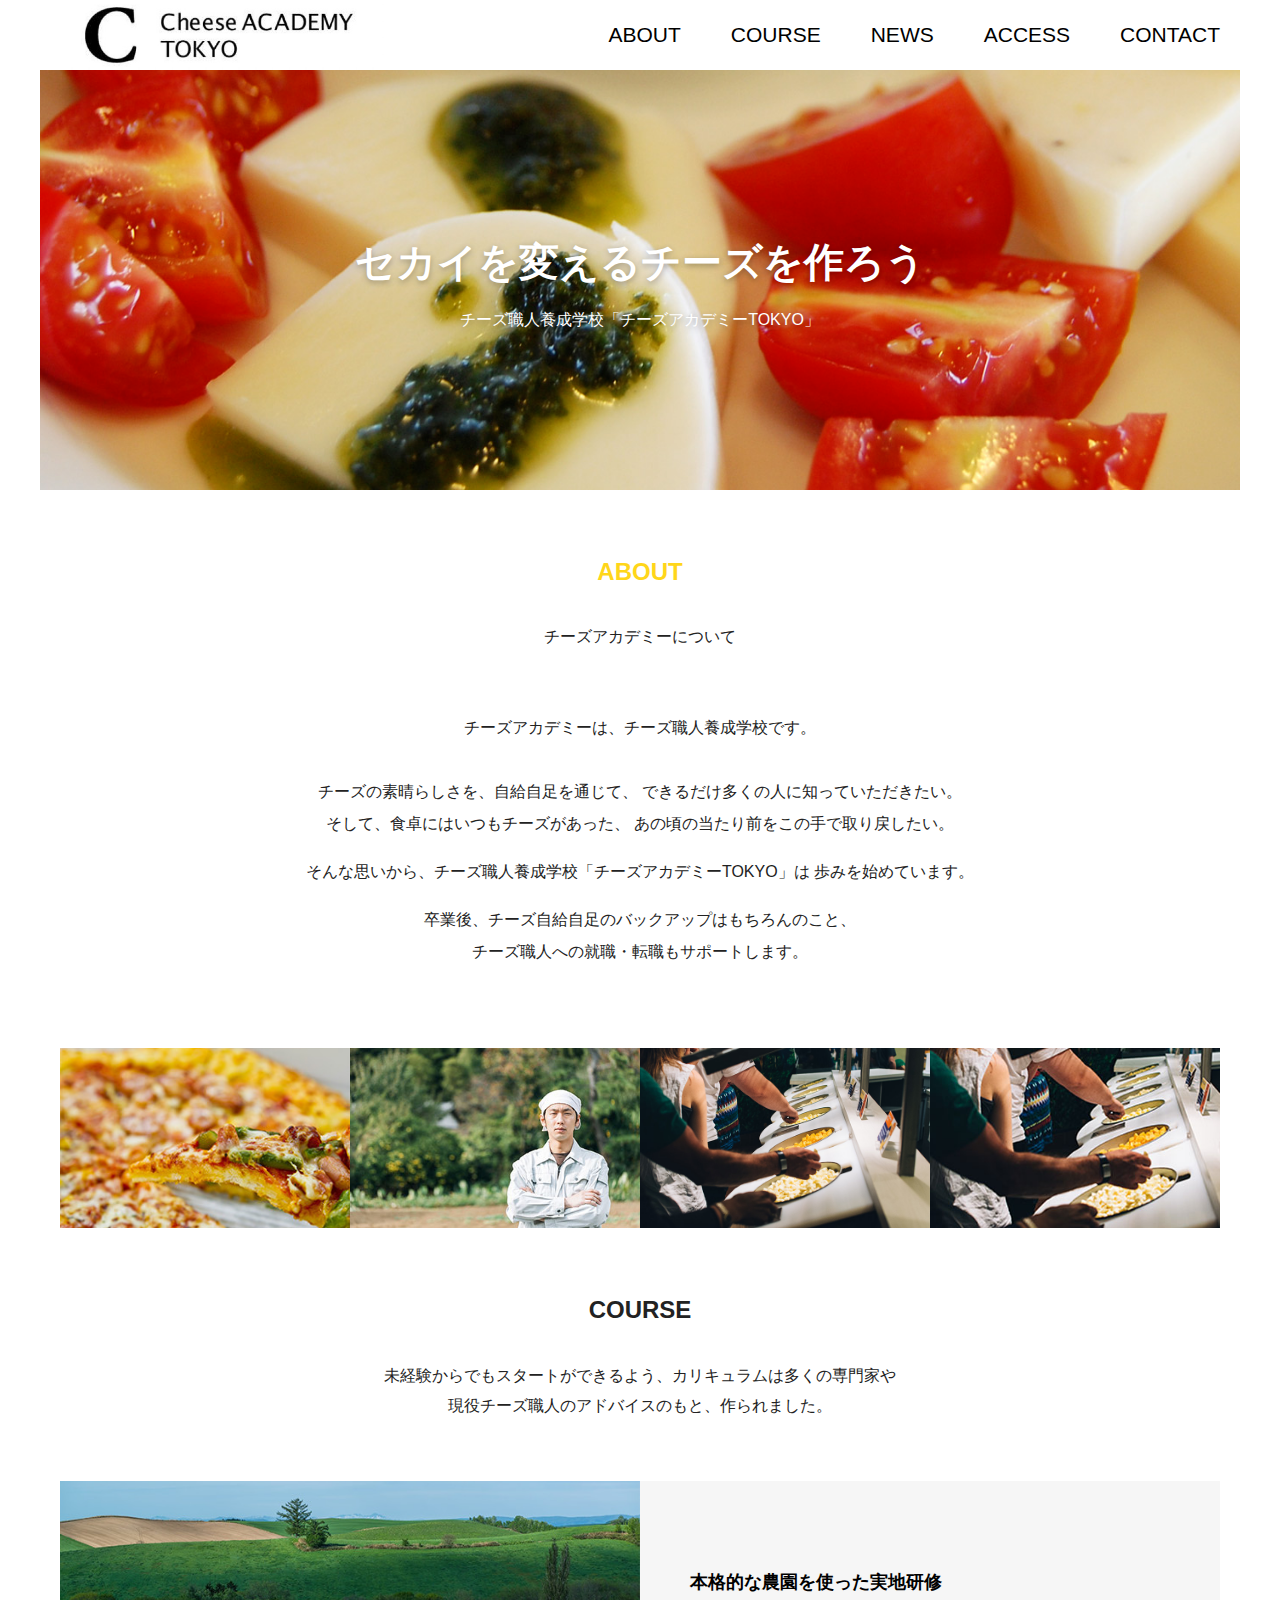
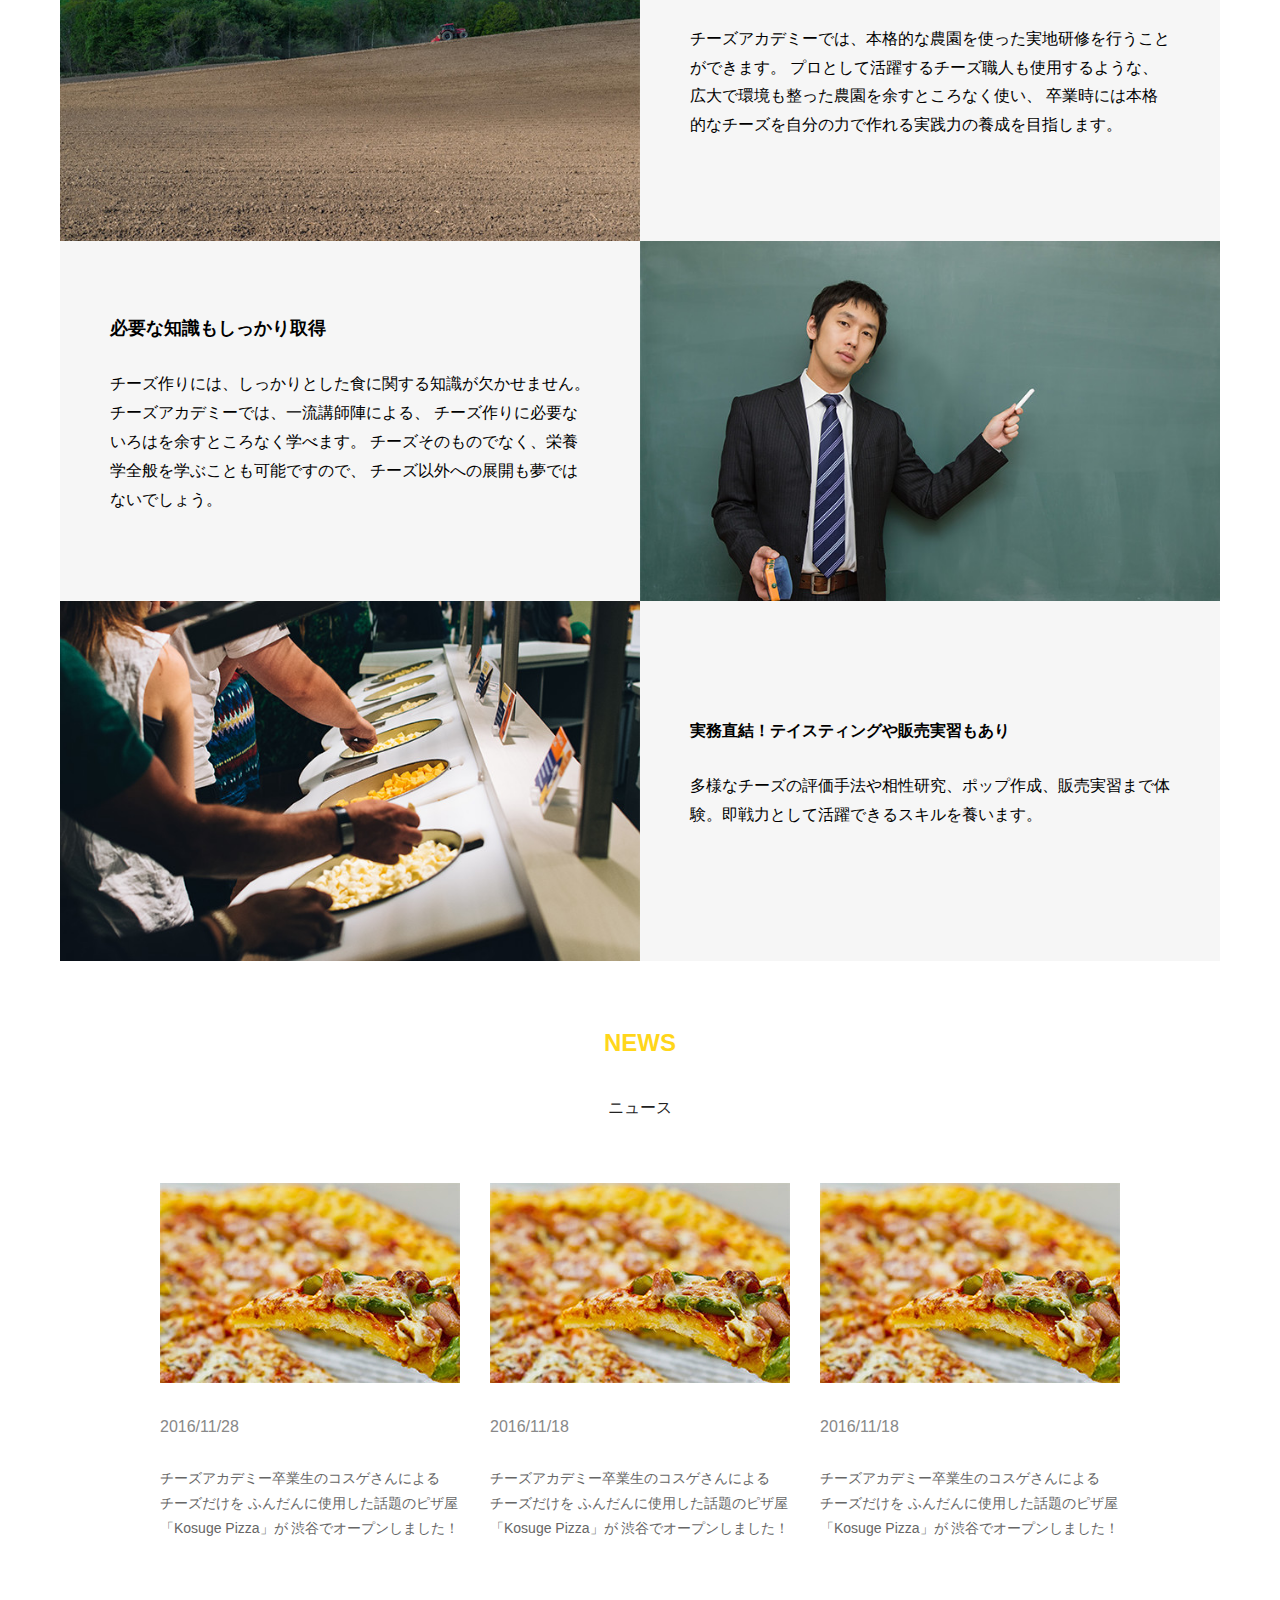
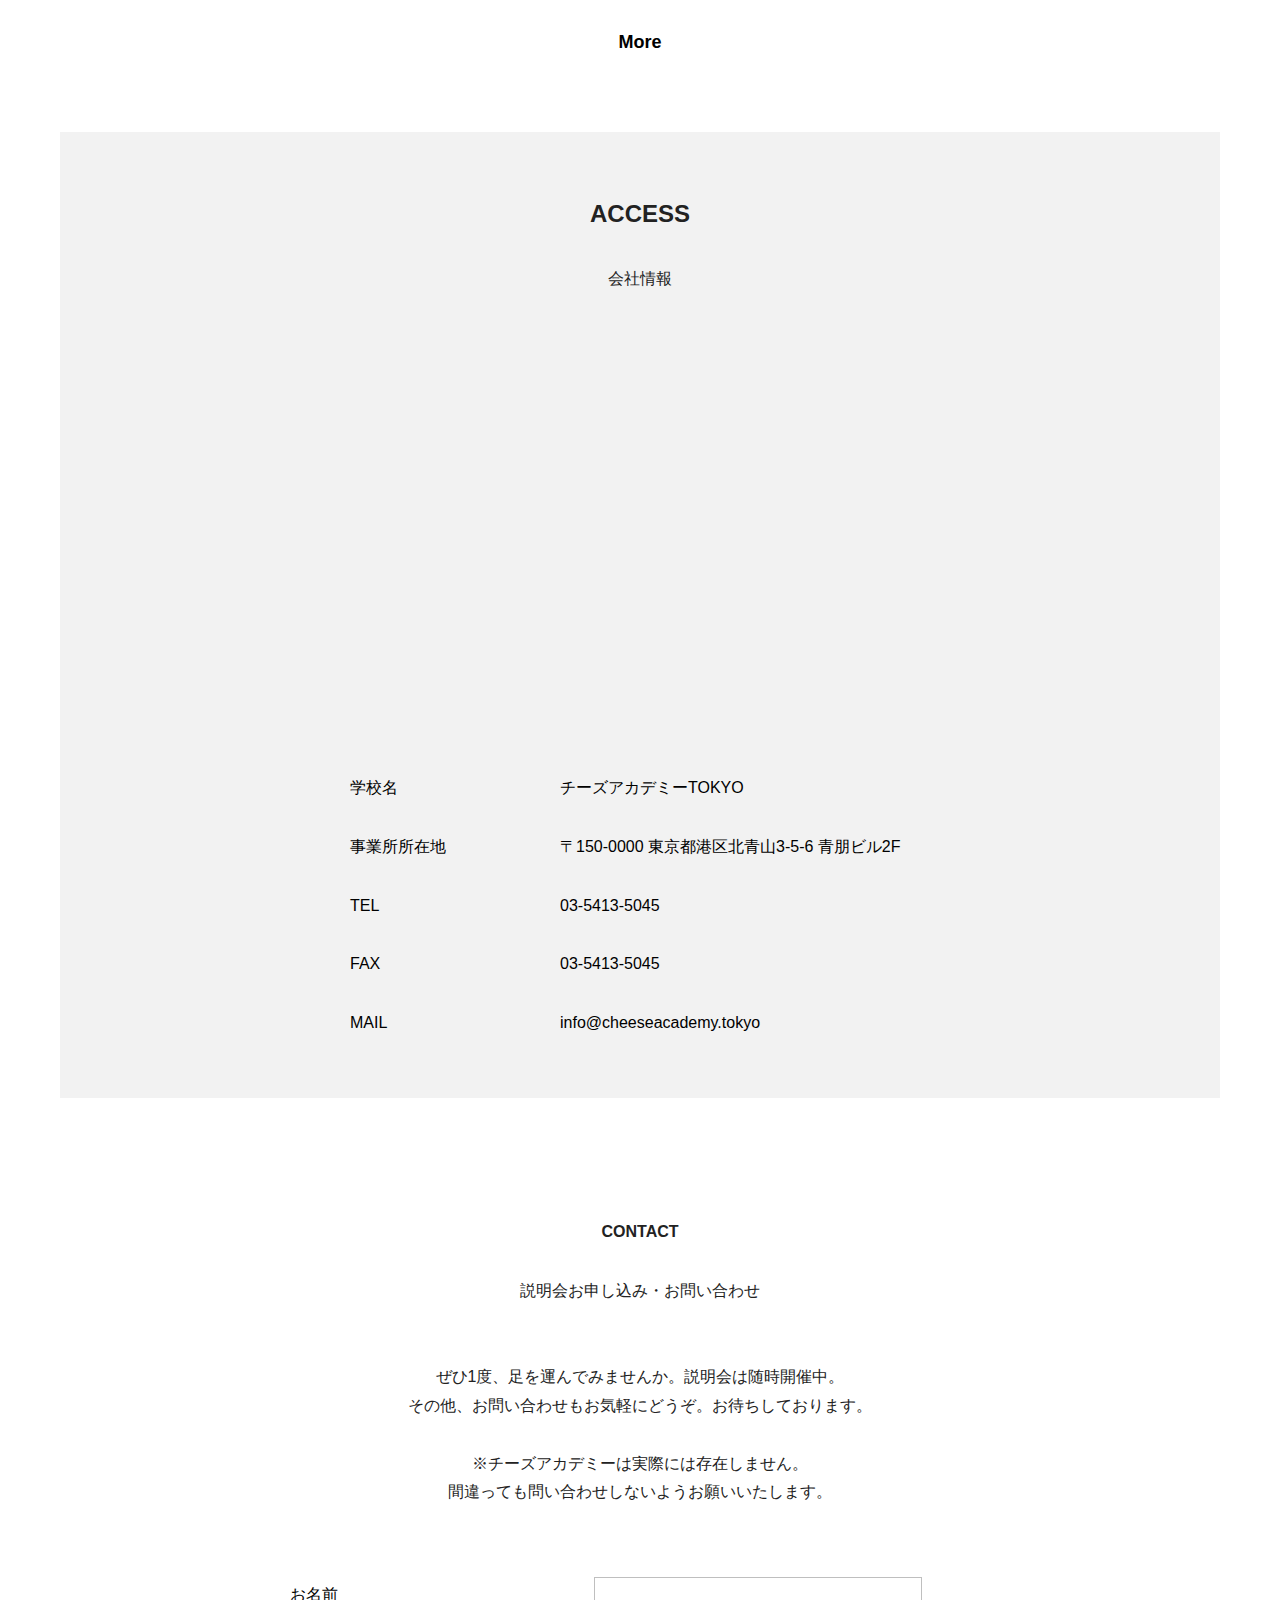
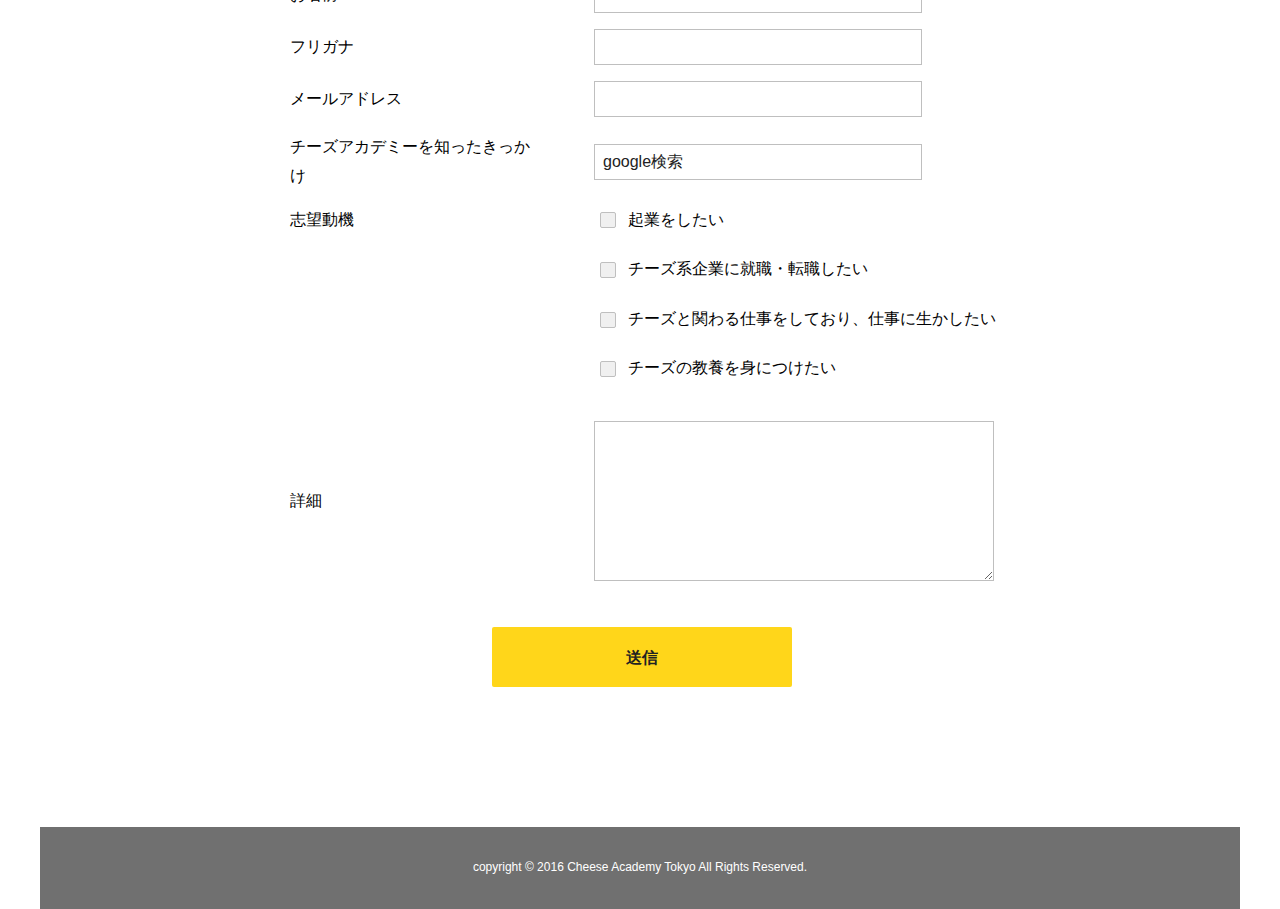
<file: index.html>
<!DOCTYPE html>
<html lang="ja">
<head>
  <meta charset="UTF-8">
  <meta name="viewport" content="width=device-width, initial-scale=1.0">
  <title>Cheese ACADEMY TOKYO</title>
  <link rel="stylesheet" href="style.css">
</head>
<body>
  <div class="wrap">

       <!-- Header -->
<header class="site-header">

      <h1 class="logo">
            <a href="#">
                  <img src="img/logo.jpg" alt="Cheese Academy Tokyoのロゴ">
            </a>
      </h1>

      <nav class="main-nav">
        <ul>
          <li><a href="#about">ABOUT</a></li>
          <li><a href="#course">COURSE</a></li>
          <li><a href="#news">NEWS</a></li>
          <li><a href="#access">ACCESS</a></li>
          <li><a href="#contact">CONTACT</a></li>
        </ul>
      </nav>

</header>


    <!-- Hero / Mainvisual -->
    <section class="mainvisual">
      <div class="mv-inner">
        <h2>セカイを変えるチーズを作ろう</h2>
        <p>チーズ職人養成学校「チーズアカデミーTOKYO」</p>
      </div>
    </section>



    <!-- ABOUT -->
    <section id="about" class="section about">
      <h3 class="sec-title">ABOUT</h3>
      <p class="lead">チーズアカデミーについて
      </p>

      <div class="about-text">
        <p>
            チーズアカデミーは、チーズ職人養成学校です。<br><br>
            チーズの素晴らしさを、自給自足を通じて、
            できるだけ多くの人に知っていただきたい。<br>
            そして、食卓にはいつもチーズがあった、
            あの頃の当たり前をこの手で取り戻したい。
        </p>
        <p class="mt-40">
            そんな思いから、チーズ職人養成学校「チーズアカデミーTOKYO」は
            歩みを始めています。
        </p>
        <p>
            卒業後、チーズ自給自足のバックアップはもちろんのこと、<br>

            チーズ職人への就職・転職もサポートします。
        </p>

      </div>
      <div class="about-images">
        <img src="img/news_img.jpg" alt="ピザ">
        <img src="img/about_03.jpg" alt="畑">
        <img src="img/course_03.jpg" alt="製造">
        <img src="img/about_01.jpg" alt="景色">
      </div>
    </section>


        <!-- COURSE -->
    <section id="course" class="section course">
      <h3 class="the-title">COURSE</h3>
      <p class="lead">
            未経験からでもスタートができるよう、カリキュラムは多くの専門家や<br>
            現役チーズ職人のアドバイスのもと、作られました。
      </p>

      <div class="row">  
        <img src="img/course_01.jpg" alt="本格的な農地での実習">
        <div class="text">
          <h4 class="sec-text">
            本格的な農園を使った実地研修
          </h4>

          <p>チーズアカデミーでは、本格的な農園を使った実地研修を行うことができます。
            プロとして活躍するチーズ職人も使用するような、
            広大で環境も整った農園を余すところなく使い、
            卒業時には本格的なチーズを自分の力で作れる実践力の養成を目指します。
          </p>
        </div>
      </div>
      <div class="row reverse">
        <img src="img/course_02.jpg" alt="講義の様子">
        <div class="course text">
          <h4 class="sec-text">必要な知識もしっかり取得</h4>
          <p>チーズ作りには、しっかりとした食に関する知識が欠かせません。
            チーズアカデミーでは、一流講師陣による、
            チーズ作りに必要ないろはを余すところなく学べます。
            チーズそのものでなく、栄養学全般を学ぶことも可能ですので、
            チーズ以外への展開も夢ではないでしょう。</p>
        </div>
      </div>
      <div class="row">
        <img src="img/course_03.jpg" alt="テイスティング">
        <div class="text">
          <h4>実務直結！テイスティングや販売実習もあり</h4>
          <p>多様なチーズの評価手法や相性研究、ポップ作成、販売実習まで体験。即戦力として活躍できるスキルを養います。</p>
        </div>
      </div>
    </section>

    <!-- NEWS -->
    <section id="news" class="section news">
      <h3 class="sec-title">NEWS</h3>
      <p class="sec-lead">ニュース</p>
      <div class="cards">
        <article class="card">
          <img src="img/news_img.jpg" alt="ニュース1">
          <time datetime="2016-11-28">2016/11/28</time>
          <p>チーズアカデミー卒業生のコスゲさんによる<br>
            チーズだけを
            ふんだんに使用した話題のピザ屋「Kosuge Pizza」が
            渋谷でオープンしました！</p>
        </article>
        <article class="card">
          <img src="img/news_img.jpg" alt="ニュース2">
          <time datetime="2016-11-18">2016/11/18</time>
           <p>チーズアカデミー卒業生のコスゲさんによる<br>チーズだけを
            ふんだんに使用した話題のピザ屋「Kosuge Pizza」が
            渋谷でオープンしました！</p>
        </article>
        <article class="card">
          <img src="img/news_img.jpg" alt="ニュース3">
          <time datetime="2016-11-18">2016/11/18</time>
           <p>チーズアカデミー卒業生のコスゲさんによる<br>チーズだけを
            ふんだんに使用した話題のピザ屋「Kosuge Pizza」が
            渋谷でオープンしました！</p>
        </article>
      </div>
      <div class="more"><a href="#" class="btn">More</a></div>
    </section>

    <!-- ACCESS -->
    <section id="access" class="section access">
           <div class="access-inner">
        <h3 class="the-title">ACCESS</h3>
                <p class="sec-lead">会社情報</p>
        <div class="map">
          <iframe src="https://www.google.com/maps/embed?pb=!1m18!1m12!1m3!1d3241.995030989675!2d139.700556!3d35.689634!2m3!1f0!2f0!3f0!3m2!1i1024!2i768!4f13.1!3m3!1m2!1s0x0%3A0x0!2z35.6896LCAxMzkuNzAwNQ!!5e0!3m2!1sja!2sjp!4v1700000000000" allowfullscreen="" loading="lazy" referrerpolicy="no-referrer-when-downgrade"></iframe>
        </div>
        <dl class="access-info">
          <div><dt>学校名</dt><dd>チーズアカデミーTOKYO</dd></div>
          <div><dt>事業所所在地</dt><dd>〒150-0000 東京都港区北青山3-5-6 青朋ビル2F</dd></div>
          <div><dt>TEL</dt><dd>03-5413-5045</dd></div>
          <div><dt>FAX</dt><dd>03-5413-5045</dd></div>
          <div><dt>MAIL</dt><dd>info@cheeseacademy.tokyo</dd></div>
        </dl>
        </div>
    </section>

    <!-- CONTACT -->
    <section id="contact" class="section contact">
      <h3 class="the-title">CONTACT</h3>
      <p class="the-text">説明会お申し込み・お問い合わせ<br><br><br>
            ぜひ1度、足を運んでみませんか。説明会は随時開催中。<br>
            その他、お問い合わせもお気軽にどうぞ。お待ちしております。<br><br>
            ※チーズアカデミーは実際には存在しません。<br>
            間違っても問い合わせしないようお願いいたします。
      </p>

      <form class="contact-form" action="#" method="post">
  <label for="name">お名前</label>
  <input id="name" type="text" name="name" required>

  <label for="kana">フリガナ</label>
  <input id="kana" type="text" name="kana">

  <label for="email">メールアドレス</label>
  <input id="email" type="email" name="email" required>

  <label for="how">チーズアカデミーを知ったきっかけ</label>
  <select id="how" name="how">
    <option value="google">google検索</option>
    <option value="sns">SNS</option>
    <option value="introduction">紹介</option>
    <option value="coincidence">たまたま通りかかった</option>
    <option value="other">その他</option>
  </select>

  <div class="form-title">志望動機</div>
  <fieldset class="inline" aria-labelledby="motivation-title">
    <legend id="motivation-title" class="sr-only">志望動機</legend>
    <label><input type="checkbox" name="motivation[]" value="startup"> 起業をしたい</label>
    <label><input type="checkbox" name="motivation[]" value="company"> チーズ系企業に就職・転職したい</label>
    <label><input type="checkbox" name="motivation[]" value="work"> チーズと関わる仕事をしており、仕事に生かしたい</label>
    <label><input type="checkbox" name="motivation[]" value="learn"> チーズの教養を身につけたい</label>
  </fieldset>

  <label for="message">詳細</label>
  <textarea id="message" name="message" rows="5"></textarea>

  <button type="submit" class="btn submit">送信</button>
</form>
    </section>


    <footer class="site-footer">copyright © 2016 Cheese Academy Tokyo All Rights Reserved.</footer>
  </div>
</body>
</html>
</file>
<file: style.css>
@charset "UTF-8"


/* ========== Design Tokens from spec ========== */
:root {
  --black: #222222;   /* text */
  --yellow: #ffd61a;  /* accent */
  --gray-bg: #fafafa; /* alt section bg */
}


/* ========== Base ========== */
* { 
  box-sizing: border-box; }

html { 
  scroll-behavior: smooth; 
}

html, body { 
  margin: 0; 
  padding: 0; 
}

body { 
  font-family: -apple-system, BlinkMacSystemFont, "Segoe UI", Roboto, "Hiragino Kaku Gothic ProN", "Noto Sans JP", Meiryo, sans-serif; 
  color: var(--black); 
  line-height: 1.8; 
  font-size: 16px; 
}

img { 
  max-width: 100%; 
  height: auto; 
  display: block; 
}

a { 
  color: inherit; 
  text-decoration: none; 
}


/* site width: desktop fixed 1200px, centered */
.wrap { width: 1200px; margin: 0 auto; padding: 0 20px; }
.section { padding: 70px 0; 
}


/* alternate gray background on every other section */
.section.alt, .section:nth-of-type(even) { 
  background-color: var(--gray-bg); 
}


/* ========== Header ========== */
.site-header { 
  display: flex; 
  align-items: center; 
  justify-content: space-between; 
  padding: 0px 0; 
}

.logo { 
  font-size: 0px; 
  margin: 0; 
}

.logo img {
  height: 70px;
  width: auto;
  display: block;
}

.logo span { 
  font-weight: 700; 
}

.main-nav ul { 
  display: flex; 
  gap: 50px; 
  list-style: none; 
  margin: 0; 
  padding: 0; }


/* nav font size from spec: 21px */
.main-nav a { 
  font-size: 21px; 
  font-weight: 100; 
}


/* ========== Main Visual ========== */
.mainvisual { 
  position: relative; 
  height: 420px; 
  margin: 0 -20px; 
  background: url('img/mainbg.png') center/cover no-repeat; 
}

.mv-inner { 
  position: absolute; 
  inset: 0; 
  display: flex; 
  flex-direction: column; 
  align-items: center; 
  justify-content: center; 
  text-align: center; 
  color: #fff; 
  padding: 0 20px; 
}

.mv-inner h2 { 
  font-size: 40px; 
  margin: 0 0 8px; 
  text-shadow: 0 2px 6px rgba(0,0,0,.3); 
}

.mv-inner p { 
  font-size: 16px; 
  margin: 0; 
  text-shadow: 0 2px 6px rgba(0,0,0,.3); 
}


/* ========== About ========== */

.sec-title { 
  text-align: center; 
  font-weight: 700; 
  color: #ffd61a;
  letter-spacing: .0em; 
  margin: 60px 0 30px; 
  font-size: 24px; 
  margin-bottom: 0px;  
}

.lead { 
  text-align: center; 
  color: #222222; 
  margin: 30px 0 60px; 
  font-size: 18px; 
}

.about-text { 
  color: #222222;
  font-size: 16px;
  max-width: 100%; 
  margin: 0 auto 80px;
  display: flex;
  flex-direction: column;
  align-items: center;
  justify-content: center;
}

#about .about-text { 
  text-align: center; 
}

#about .about-text { 
  margin-bottom: 80px; 
}

#about .about-text p { 
  text-align: center; 
  line-height: 2; 
  margin: 0 0 16px; 
}

#about .about-text p:last-child { 
  margin-bottom: 0; 
}

.about-images { 
  display: grid; 
  grid-template-columns: repeat(4, 1fr); 
}

#about.section { 
  padding-top: 0;
  padding-bottom: 0; 
}

#course.section { 
  padding-top: 0; 
  padding-bottom: 0;
}

#news.section { 
  padding-top: 0; 
  padding-bottom: 0;
}

.about-images img { 
  width: 100%; 
  height: 180px; 
  object-fit: cover; 
}

.mt-40{
  margin-top: 40px;
}


/* ========== Course ========== */
.course .row { 
  display: flex; 
  align-items: stretch; 
  margin: 0px 0 0px; 
}

.the-title{
  color: #222222;
}

.the-title { 
  margin-bottom: 30px; 
  text-align: center;
  font-size: 24px;
  font-weight: 700; 
  letter-spacing: .0em; 
  margin: 60px 0 30px; 
}

#course .lead { 
  line-height: 30px; 
  margin-top: 0; }

.lead{
  font-size: 16px;
}

.sec-text{
  font-size: 18px;
}

.course .row.reverse { 
  flex-direction: row-reverse; 
}

.course .row img { 
  width: 50%; 
  height: 360px; 
  object-fit: cover; 
}

.course .row .text { 
  width: 50%; 
  background: #f6f6f6; 
  padding: 50px; 
  display: flex; 
  flex-direction: column; 
  justify-content: center; 
}

.course .row .text h4 { 
  margin: 0 0 10px; 
}


/* ========== News ========== */
/* Each news card width 300px, hover on entire card */
.news .cards { 
  display: flex; 
  justify-content: center; 
  gap: 30px; 
  flex-wrap: wrap; 
}


.sec-lead { 
  text-align: center; 
  color: #222222; 
  margin: 30px 0 60px; 
  font-size: 16px; 
}

.card { 
  width: 300px; 
  background: #fff; 
  border: 0px solid #eee; 
  padding-bottom: 12px; 
  transition: transform .25s ease, 
  box-shadow .25s ease; 
}

.card img { 
  height: 200px; 
  object-fit: cover; 
  width: 100%;
  object-fit: cover;
  display: block;
}

.card time { 
  display: block; 
  font-size: 16px; 
  color: #888; 
  margin: 30px 0 24px;
}

.card p { 
  color: #666; 
  font-size: 14px; 
  margin-top: 0px;
  height: 60px;
}

.card:hover { 
  transform: translateY(-4px); 
  box-shadow: 0 6px 18px rgba(0,0,0,.12); 
  
}

.more { 
  text-align: center; 
  margin: 60px 0 60px;
}



/* ========== Buttons (common + contact) ========== */

/* size: 300x60, font 18px, hover action */
.btn, .contact-form .submit { 
  display: inline-block; 
  width: 300px; 
  height: 60px; 
  line-height: 60px; 
  text-align: center; 
  font-size: 18px; 
  background: var(--yellow); 
  color: var(--black); 
  font-weight: 700; 
  border-radius: 2px; 
  border: none; 
  cursor: pointer; 
  transition: transform .15s ease, box-shadow .15s ease, background-color .2s ease; 
}

.btn:hover, .contact-form .submit:hover { 
  background-color: #ffdb4d; 
  color: #fff;
  transform: translateY(-1px); 
  box-shadow: 0 4px 10px rgba(0,0,0,.15); 
}


/* ========== Access ========== */
#access.section {
  background-color: #f2f2f2;  /* グレー背景 */
  margin: 0;                  /* 余計な全幅計算をしない */
  padding: 60px 0 60px;       /* 上60px / 下60px */
}

#access .the-title { 
  margin-top: 0; 
}

.access-inner {
  max-width: 1200px;  
  margin: 0 auto;     
  padding: 0 20px;    
}

.access .map {
  background: transparent;
  padding: 0;
  margin: 0 0 60px;
}

.access iframe {
  width: 100%; 
  height: 360px;
  border: 0;
  display: block;
}

/* ACCESS情報：縦一列で左揃え */
.access-info {
  display: grid;
  grid-template-columns: 160px 1fr; /* 左:ラベル幅 / 右:値 */
  column-gap: 50px;                 /* 横の間隔 */
  row-gap: 30px;                    /* 行の間隔 */               /* 各行の間隔 */
  max-width: 580px;
  margin: 0 auto 0; /* 下余白は0に（セクションのpadding-bottomで60px確保） */
  font-size: 16px;
  text-align: left;
}

/* ラッパーdivを“透過”して dt/dd を親グリッドに参加させる */
.access-info > div { 
  display: contents; 
}

.access-info dt,
.access-info dd { 
  margin: 0; 
  
}

.access-info dt { 
  font-size: 16px;
}

/* ========== Contact ========== */



#contact.section {
  padding-top: 60px;   /* ACCESSとの間 */
  padding-bottom: 140px; /* フッターまで */
}

.the-text {
  color: #222;
  font-size: 16px;
  text-align: center;
  margin-bottom: 70px; /* 上の説明との間隔 */
}

/* form全体のレイアウト */
.contact-form {
  max-width: 700px;
  margin: 0 auto;
  display: grid;
  grid-template-columns: 240px 400px; /* 左ラベル240px、右入力400px */
  column-gap: 64px;
  row-gap: 16px;
  align-items: center;
}

/* Removed invalid font-size line from .contact-form */

/* テキスト入力・セレクト：幅328px／高さ36px */
.contact-form input[type="text"],
.contact-form input[type="email"],
.contact-form select {
  width: 328px;
  height: 36px;
  border: 1px solid #bfbfbf !important;
  border-radius: 0;
  padding: 0 8px;
  font-size: 16px;
  color: #222;
  background: #fff;
}

/* テキストエリア：右カラムいっぱい（400px） */
.contact-form textarea {
  width: 400px;
  height: 160px;
  border: 1px solid #bfbfbf !important;
  border-radius: 0;
  padding: 8px;
  font-size: 16px;
  color: #222;
  background: #fff;
}
/* 志望動機：チェックボックス（未選択=薄グレー／選択=☑） */
.contact-form fieldset.inline input[type="checkbox"] {
  -webkit-appearance: none;
  appearance: none;
  width: 16px;
  height: 16px;
  border: 1px solid #bfbfbf;
  border-radius: 2px;
  background: #f0f0f0;           /* 未選択：薄いグレー */
  display: inline-block;
  vertical-align: middle;
  margin-right: 8px;
  position: relative;
}
.contact-form fieldset.inline input[type="checkbox"]:checked {
  background-color: #d9d9d9;     /* 選択時：薄いグレー */
  background-repeat: no-repeat;
  background-position: center;
  background-size: 12px 12px;
  /* 黒チェック(☑)をSVGで描画 */
  background-image: url("data:image/svg+xml;utf8,<svg xmlns='http://www.w3.org/2000/svg' viewBox='0 0 12 12'><polyline points='1,7 4,10 11,1' fill='none' stroke='%23222' stroke-width='2' stroke-linecap='round' stroke-linejoin='round'/></svg>");
  border-color: #bfbfbf;
}
/* ネイティブ描画用の補助（対応ブラウザ） */
#contact .contact-form input[type="checkbox"] { accent-color: #d9d9d9; }
.contact-form fieldset.inline label {
  line-height: 1.6;
  font-size: 16px;   /* 志望動機の各項目テキストも16pxに統一 */
  margin: 0 0 24px;  /* 項目間の縦間隔 */
}
/* 志望動機の3行目は折り返さない */
.contact-form fieldset.inline label:nth-of-type(3) {
  white-space: nowrap;
}

/* セレクトボックス */
.contact-form select {
  appearance: none;
  background-color: #fff;
}

/* 志望動機(ラジオボタン) */
.contact-form fieldset.inline {
  border: none;
  padding: 0;
}
.contact-form fieldset.inline label {
  display: block;
  margin-bottom: 24px; /* 各ラジオの間隔 */
}

/* Contact: grid mapping */
.contact-form > label { grid-column: 1; align-self: center; }
.contact-form > input,
.contact-form > select,
.contact-form > textarea { grid-column: 2; }
.contact-form .form-title { grid-column: 1; font-weight: 600; font-size: 16px; align-self: start; }
.contact-form fieldset { grid-column: 2; }

/* 視覚的に不要だがアクセシビリティ用のlegendを隠す */
.sr-only { position: absolute; width: 1px; height: 1px; padding: 0; margin: -1px; overflow: hidden; clip: rect(0,0,1,1); white-space: nowrap; border: 0; }

/* 送信ボタン */
.contact-form .submit {
  grid-column: 1 / span 2;
  justify-self: center;
  margin-top: 30px; /* ボタン上 */
  background: #ffd61a;
  color: #222;
  width: 300px;
  height: 60px;
  font-size: 18px;
  font-weight: bold;
  border: none;
  cursor: pointer;
}
.contact-form .submit:hover {
  background: #ffdb4d;
  color: #fff;
}

/* フッター */
.site-footer {
  background: #707070;
  color: #fff;
  text-align: center;
  font-size: 12px;
  padding: 30px 0;
}


/* ========== Footer ========== */
.site-footer { 
  margin: 0 -20px 0; 
}

/* ========== Responsive ========== */
@media (max-width: 1024px) {
  .course .row img, .course .row .text { height: auto; }
}
@media (max-width: 768px) {
    /* site width: mobile 100% */
  .wrap { width: 100%; padding: 0 10px; }
  .mainvisual { height: 300px; }
  .mv-inner h2 { font-size: 28px; }
  .about-images { grid-template-columns: repeat(2, 1fr); }
  .course .row, .course .row.reverse { flex-direction: column; }
  .course .row img, .course .row .text { width: 100%; }
    .news .cards { gap: 20px; }
}

/* Contact section: 強制16px・大文字化防止 */
#contact .contact-form,
#contact .contact-form *,
#contact .the-title,
#contact .the-text { text-transform: none; font-size: 16px; }



/* 入力欄・セレクト・テキストエリアの枠線を強制表示 */
#contact .contact-form input[type="text"],
#contact .contact-form input[type="email"],
#contact .contact-form select,
#contact .contact-form textarea {
  border: 1px solid #bfbfbf !important;
  background-color: #fff !important;
  border-radius: 0 !important;
  outline: none !important;
}


/* 入力欄の枠線を必ず表示 */
#contact .contact-form input[type="text"],
#contact .contact-form input[type="email"],
#contact .contact-form select,
#contact .contact-form textarea {
  border: 1px solid #bfbfbf !important;
  background: #fff !important;
  border-radius: 0 !important;
  outline: none !important;
  box-shadow: none !important;
}

/* ラジオ/チェックのサイズ・見た目（OS差を吸収）*/
#contact .contact-form input[type="radio"],
#contact .contact-form input[type="checkbox"] {
  width: 16px !important;
  height: 16px !important;
  margin-right: 8px;
  accent-color: #d9d9d9;
}

/* 志望動機の3行目は折り返さない */
#contact .contact-form fieldset.inline label:nth-of-type(3) {
  white-space: nowrap !important;
}

/* 志望動機タイトルだけ大文字に見える問題を抑止 */
#contact .contact-form .form-title {
  text-transform: none !important; /* 大文字化を無効化 */
  font-size: 16px !important;      /* 他と同じ16px */
  font-weight: 400;                /* 太さを抑えて大きく見えないように */
  letter-spacing: 0;               /* 余計な広がりを防止 */
  line-height: 1.6;                /* 行間を他要素に合わせる */
}
</file>
